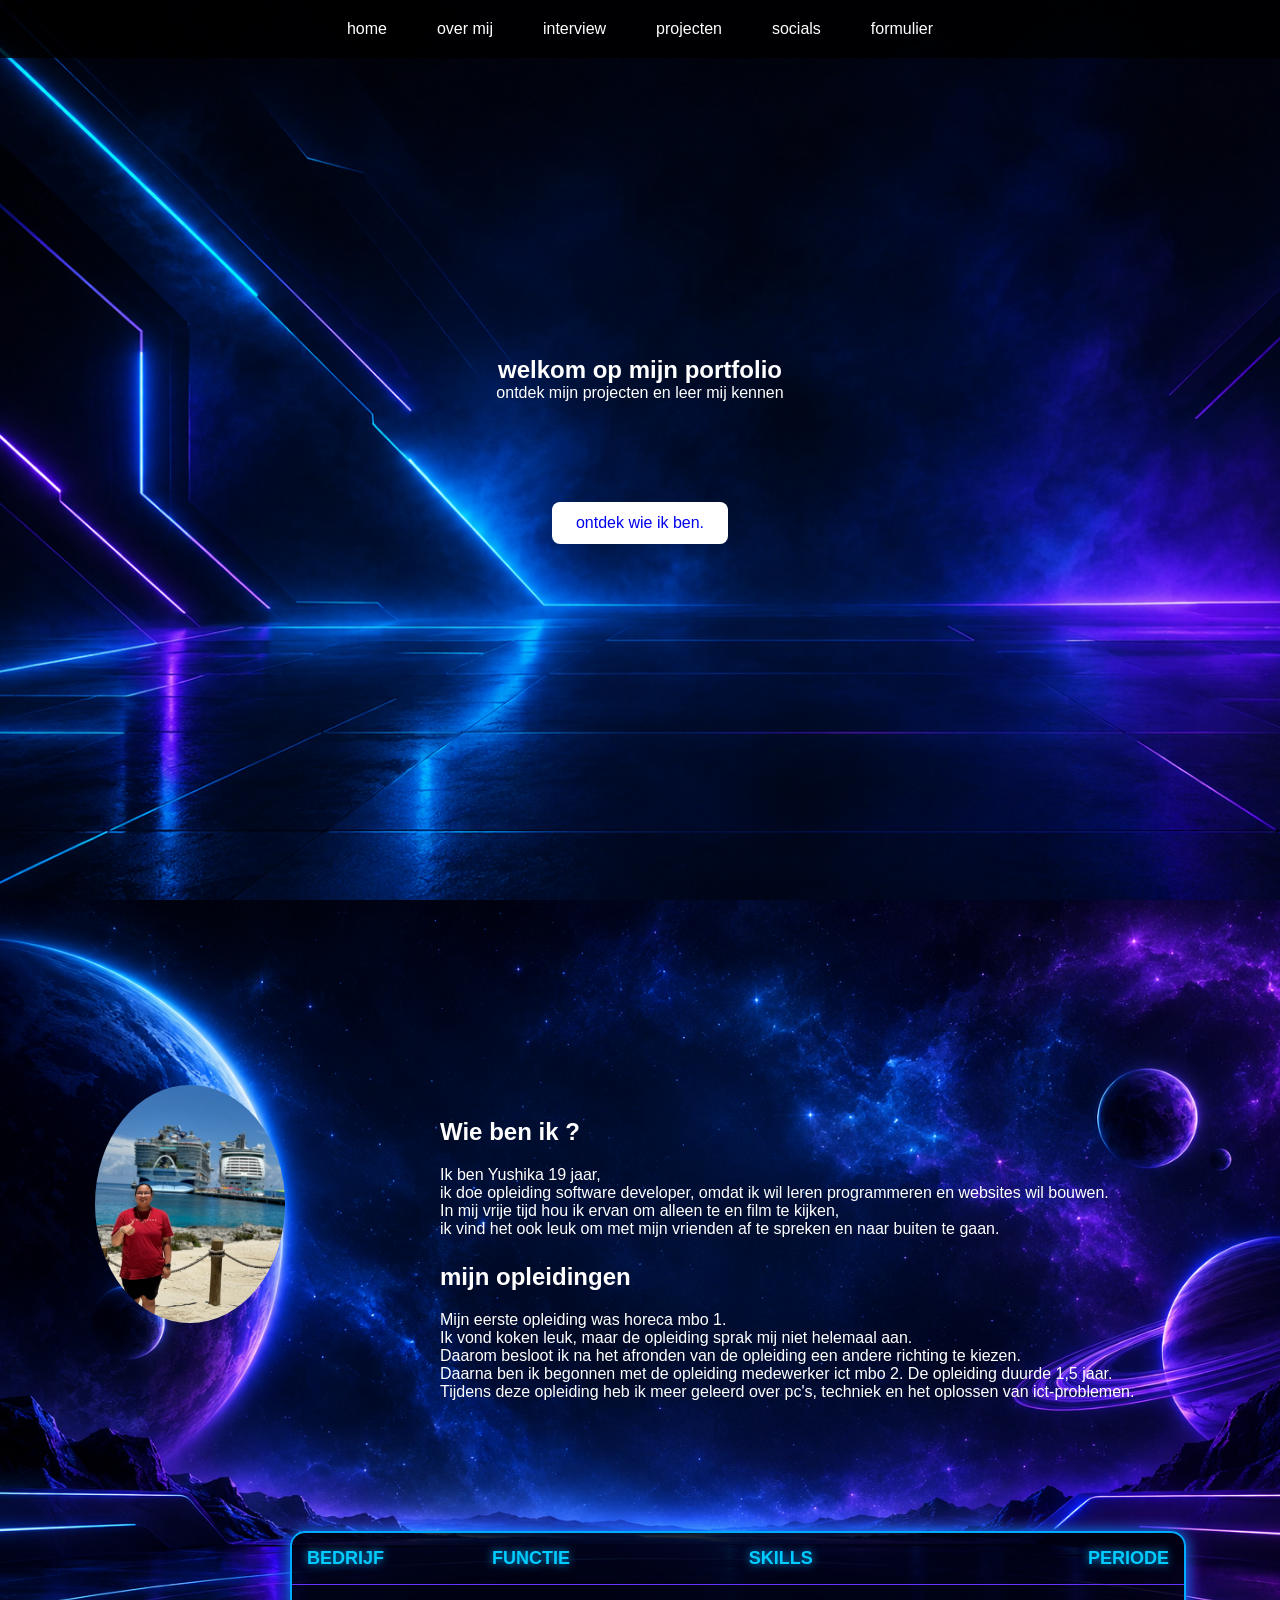
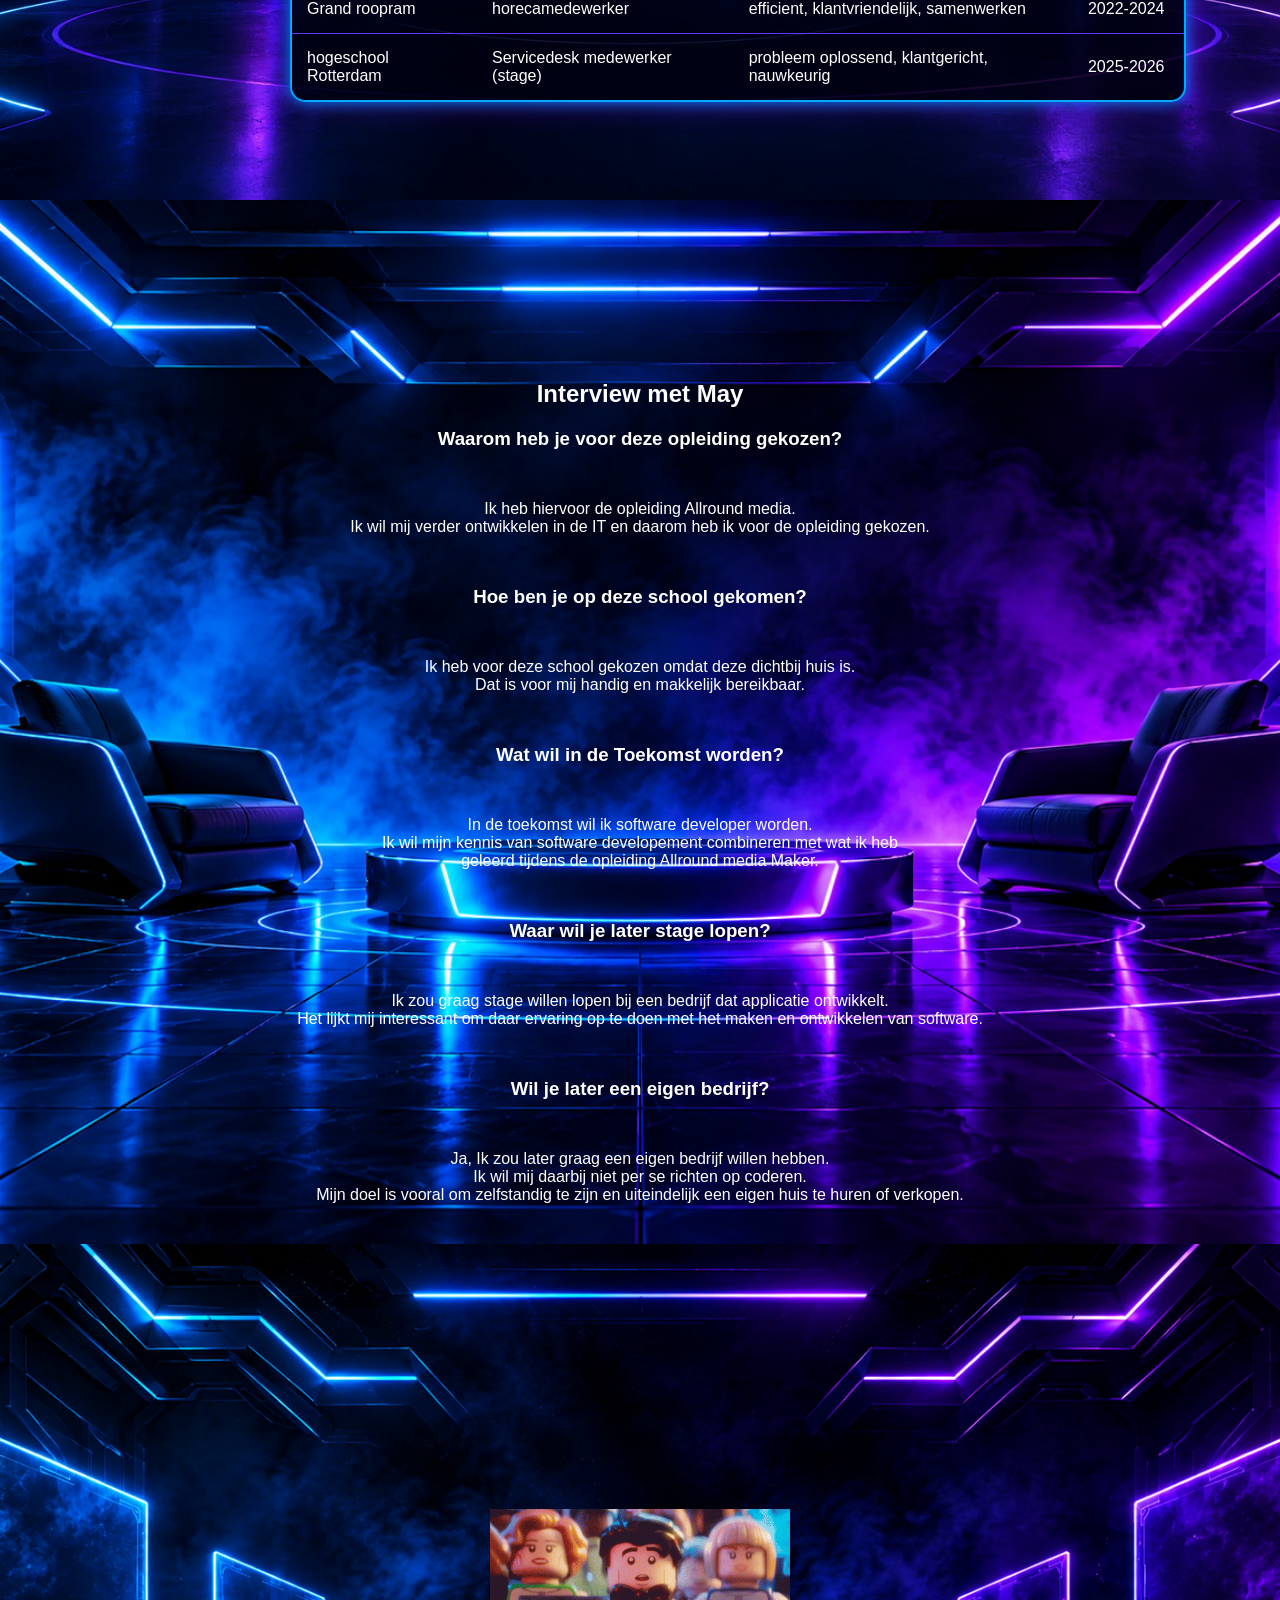
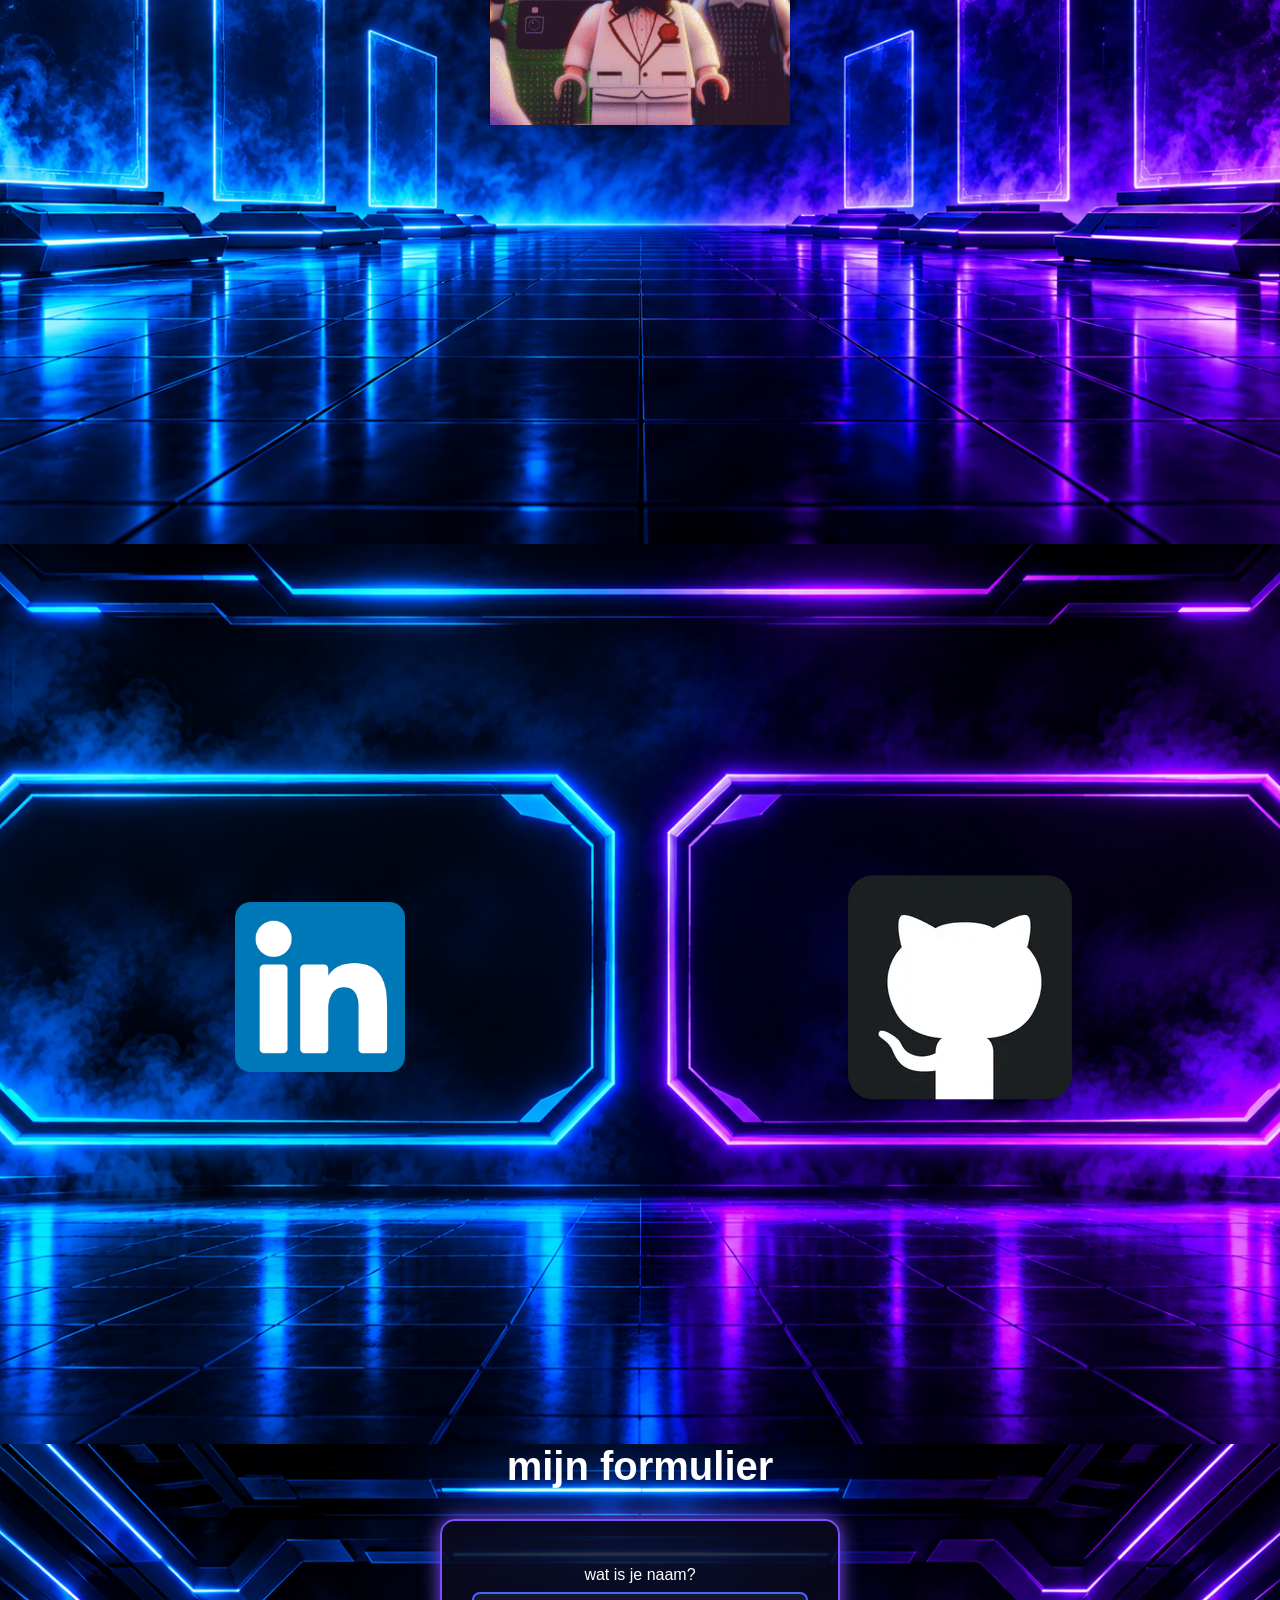
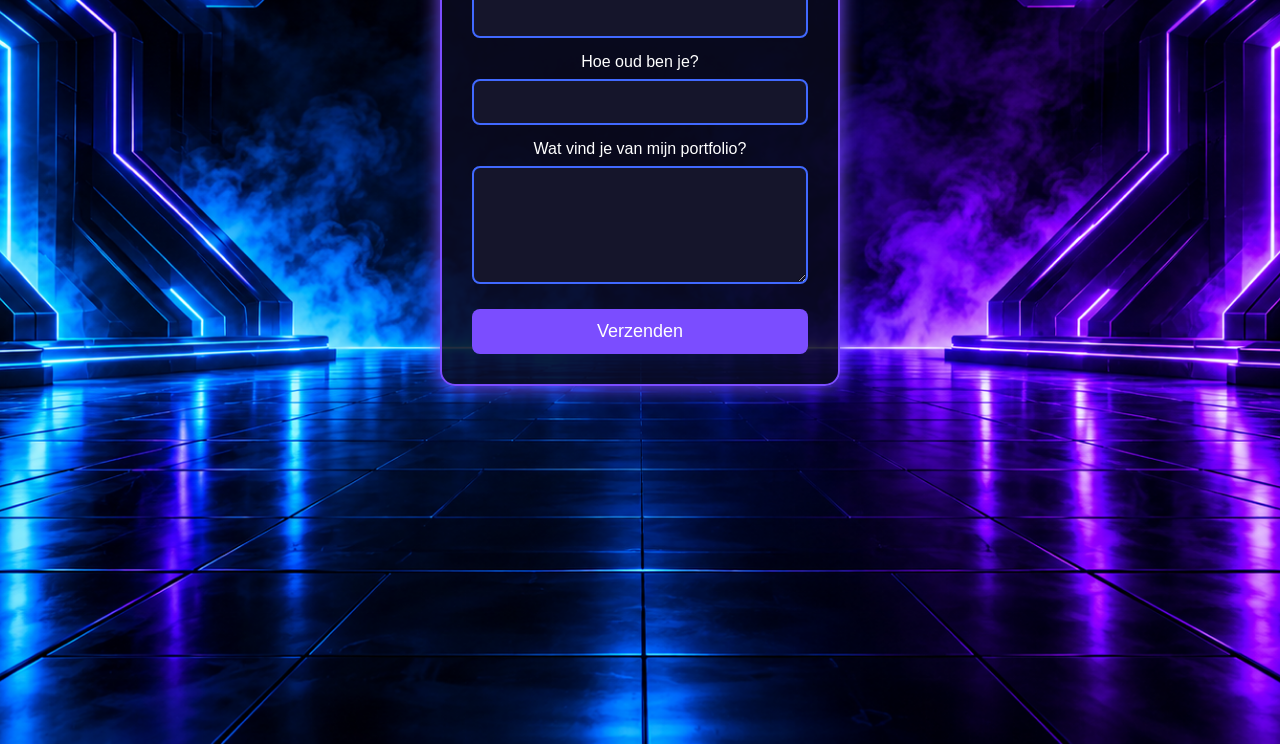
<file: index.html>
<!doctype html>
<html lang="en">
  <head>
    <meta charset="UTF-8" />
    <meta name="viewport" content="width=device-width, initial-scale=1.0" />
    <title>mijn porfolio</title>
    <link rel="stylesheet" href="style.css" />
  </head>

  <body>
    <nav class="navbar">
      <ul class="topnav">
        <li><a href="#home">home</a></li>
        <li><a href="#overmij">over mij</a></li>
        <li><a href="#interview">interview</a></li>
        <li><a href="#projecten">projecten</a></li>
        <li><a href="#socials">socials</a></li>
        <li><a href="#formulier">formulier</a></li>
      </ul>
    </nav>

    <main class="web">
      <section id="home" class="homeSection">
        <h1>welkom op mijn portfolio</h1>
        <p>ontdek mijn projecten en leer mij kennen</p>
        <a class="button" href="#overmij"> ontdek wie ik ben. </a>
      </section>
      <section id="overmij" class="overmijSection">
          <div class="profiel">
          <div class="profielBox">
            <a>
              <img src="images/foto portfolio.jpg" alt="foto" />
            </a>
          </div>
        <article class="wiebenik">
          <h2 class="wbi">Wie ben ik ?</h2>
          <p class="hz">
            Ik ben Yushika 19 jaar,<br />
            ik doe opleiding software developer, omdat ik wil leren programmeren
            en websites wil bouwen.<br />
            In mij vrije tijd hou ik ervan om alleen te en film te kijken,
            <br />
            ik vind het ook leuk om met mijn vrienden af te spreken en naar
            buiten te gaan.
          </p>
        </article>

        <article class="opleidingen">
          <h2 class="Opldng">mijn opleidingen</h2>
          <p class="Schl">
            Mijn eerste opleiding was horeca mbo 1. <br />
            Ik vond koken leuk, maar de opleiding sprak mij niet helemaal
            aan.<br />
            Daarom besloot ik na het afronden van de opleiding een andere
            richting te kiezen.<br />
            Daarna ben ik begonnen met de opleiding medewerker ict mbo 2. De
            opleiding duurde 1,5 jaar.<br />
            Tijdens deze opleiding heb ik meer geleerd over pc's, techniek en
            het oplossen van ict-problemen.
          </p>
        </article>

        <div class="werk">
          <table class="Wrk">
            <tr>
              <th>bedrijf</th>
              <th>functie</th>
              <th>skills</th>
              <th>periode</th>
            </tr>
            <tr>
              <td>Grand roopram</td>
              <td>horecamedewerker</td>
              <td>efficient, klantvriendelijk, samenwerken</td>
              <td>2022-2024</td>
            </tr>
            <tr>
              <td>hogeschool Rotterdam</td>
              <td>Servicedesk medewerker (stage)</td>
              <td>probleem oplossend, klantgericht, nauwkeurig</td>
              <td>2025-2026</td>
            </tr>
          </table>
        </div>
      </section>
      <section id="interview" class="interviewSection">
        <h2 class="Intrvw">Interview met May</h2>
        <h3 class="vraag0">Waarom heb je voor deze opleiding gekozen?</h3>
        <p class="Antwrd0">
          Ik heb hiervoor de opleiding Allround media.<br />
          Ik wil mij verder ontwikkelen in de IT en daarom heb ik voor de
          opleiding gekozen.
        </p>

        <h3 class="vraag1">Hoe ben je op deze school gekomen?</h3>
        <p class="Antwrd1">
          Ik heb voor deze school gekozen omdat deze dichtbij huis is.<br />
          Dat is voor mij handig en makkelijk bereikbaar.
        </p>

        <h3 class="vraag2">Wat wil in de Toekomst worden?</h3>
        <p class="Antwrd2">
          In de toekomst wil ik software developer worden.<br />
          Ik wil mijn kennis van software developement combineren met wat ik
          heb<br />
          geleerd tijdens de opleiding Allround media Maker.
        </p>
        <h3 class="vraag3">Waar wil je later stage lopen?</h3>
        <p class="Antwrd3">
          Ik zou graag stage willen lopen bij een bedrijf dat applicatie
          ontwikkelt.<br />
          Het lijkt mij interessant om daar ervaring op te doen met het maken en
          ontwikkelen van software.
        </p>
        <h3 class="vraag4">Wil je later een eigen bedrijf?</h3>
        <p class="Antwrd4">
          Ja, Ik zou later graag een eigen bedrijf willen hebben.<br />
          Ik wil mij daarbij niet per se richten op coderen.<br />
          Mijn doel is vooral om zelfstandig te zijn en uiteindelijk een eigen
          huis te huren of verkopen.
        </p>
      </section>

      <section id="projecten" class="projectenSection">

    <div class="gift">
        <img src="images/gif projec.gif" alt="Mijn project GIF">
    </div>

</section>

      <section id="socials" class="socialsSection">
        <img src="images/socials.png" class="socialsBackground" alt="" />
          <div class="socialsBox">
          <div class="linkedinBox">
            <a
              href="https://www.linkedin.com/in/yushika-mahesh-78672831b/"
              class="linkedin"
              target="_blank"
            >
              <img src="images/linkedin logo.webp" alt="LinkedIn logo" />
          </a>
          </div>

          <div class="githubBox">
            <a
              href="https://github.com/yushikamahesh"
              class="github"
              target="_blank"
            >
              <img src="images/github logo.webp" alt="GitHub logo" />
            </a>
          </div>
        </div>
      </section>

      <section id="formulier" class="formulierSection">
        <h2>mijn formulier</h2>

        <form>
          <label for="naam">wat is je naam?</label>
            <input type="text" id="naam" name="naam" required>
              
        <label for="leeftijd">Hoe oud ben je?</label>
        <input type="number" id="leeftijd" name="leeftijd" min="1" required>

        <label for="mening">Wat vind je van mijn portfolio?</label>
        <textarea id="mening" name="mening" rows="5" required></textarea>

        <button type="submit">Verzenden</button>
        </form>
      </section>
    </main>
  </body>
</html>
</file>
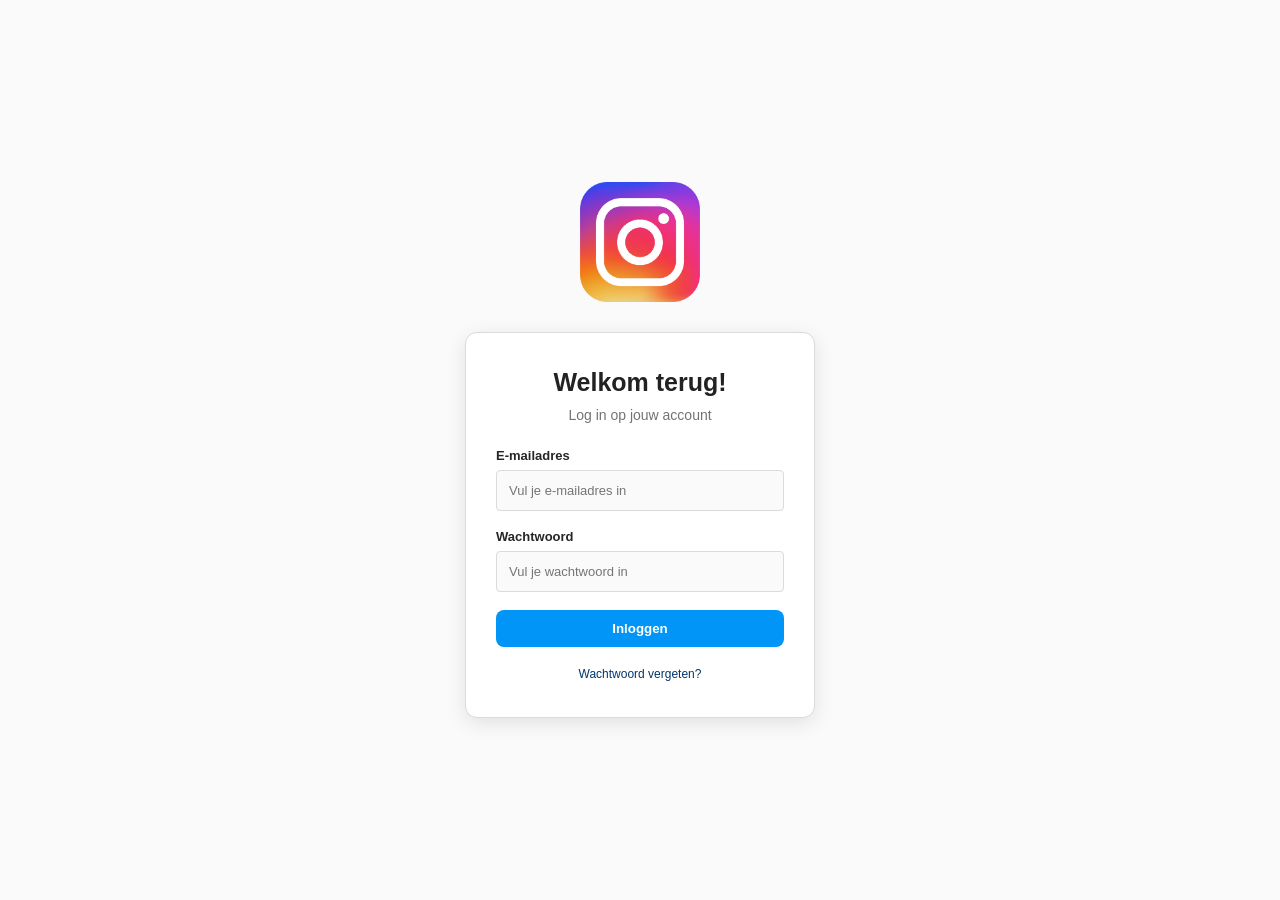
<file: phising/index.html>
<!doctype html>
<html lang="nl">
  <head>
    <meta charset="UTF-8" />
    <meta name="viewport" content="width=device-width, initial-scale=1.0" />
    <title>Login pagina</title>
    <link rel="stylesheet" href="style.css" />
  </head>
  <body>
    <img src="insta logo.png" alt="Mijn logo" class="logo" />

    <div class="login-container">
      <h1>Welkom terug!</h1>
      <p>Log in op jouw account</p>

      <form id="loginForm">
        <label>E-mailadres</label>
        <input type="email" placeholder="Vul je e-mailadres in" />

        <label>Wachtwoord</label>
        <input type="password" placeholder="Vul je wachtwoord in" />
        <button type="submit">Inloggen</button>
      </form>

      <script>
        document
          .getElementById("loginForm")
          .addEventListener("submit", function (event) {
            event.preventDefault();

            alert("Er zijn geen gegevens verzonden,kijk uit voor hackers!");
          });
      </script>

      <a href="#">Wachtwoord vergeten?</a>
    </div>
  </body>
</html>
</file>
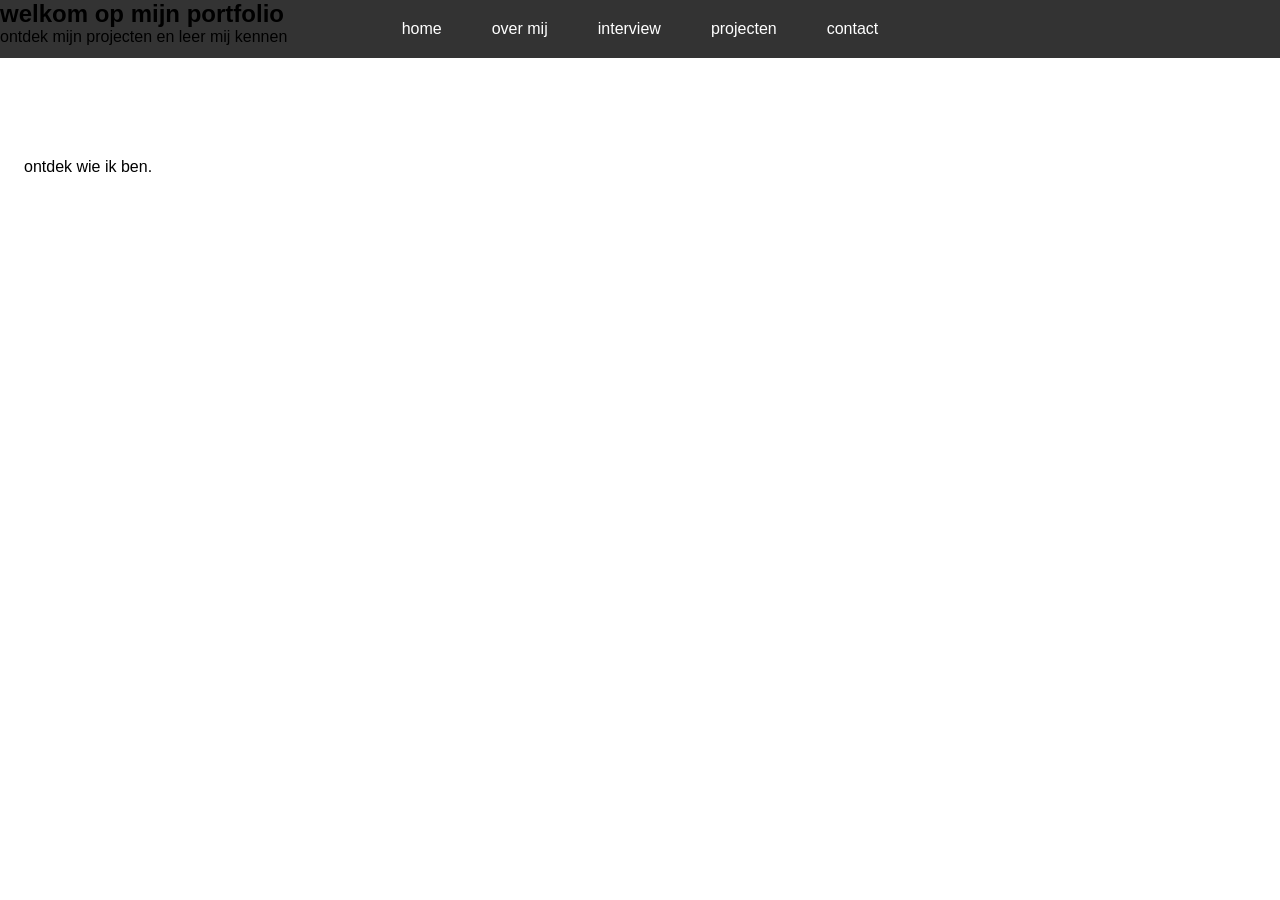
<file: index.html.html>
<!doctype html>
<html lang="en">
  <head>
    <meta charset="UTF-8" />
    <meta name="viewport" content="width=device-width, initial-scale=1.0" />
    <title>mijn porfolio</title>
    <link rel="stylesheet" href="style.css" />
  </head>

  <body>
    <nav class="navbar">
      <ul class="topnav">
        <li><a href="portfolio website.html">home</a></li>
        <li><a href="overmij.html">over mij</a></li>
        <li><a href="interview.html">interview</a></li>
        <li><a href="projecten.html">projecten</a></li>
        <li><a href="contact.html">contact</a></li>
      </ul>
    </nav>

    <main class="home">
      <section class="hero">
      <h1>welkom op mijn portfolio</h1>
      <p>ontdek mijn projecten en leer mij kennen</p>
      <a class="button" href="overmij.html">
        ontdek wie ik ben.
      </a>
    </main>
  </body>
</html>
</file>
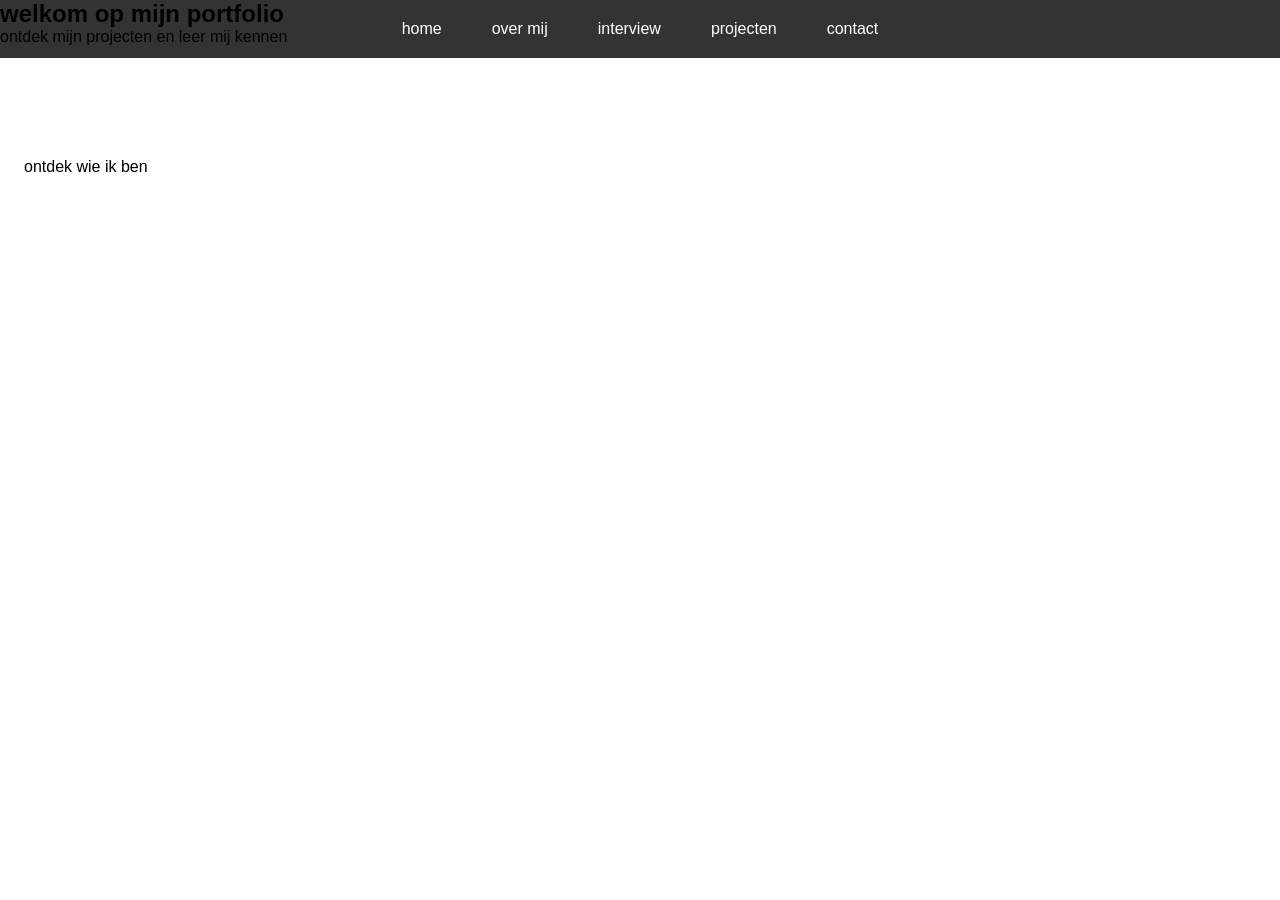
<file: portfolio website.html>
<!doctype html>
<html lang="en">
  <head>
    <meta charset="UTF-8" />
    <meta name="viewport" content="width=device-width, initial-scale=1.0" />
    <title>mijn porfolio</title>
    <link rel="stylesheet" href="style.css" />
  </head>

  <body>
    <nav class="navbar">
      <ul class="topnav">
        <li><a href="portfolio website.html">home</a></li>
        <li><a href="overmij.html">over mij</a></li>
        <li><a href="interview.html">interview</a></li>
        <li><a href="projecten.html">projecten</a></li>
        <li><a href="contact.html">contact</a></li>
      </ul>
    </nav>

    <main class="home">
      <section class="hero">
      <h1>welkom op mijn portfolio</h1>
      <p>ontdek mijn projecten en leer mij kennen</p>
      <a class="button" href="overmij.html">
        ontdek wie ik ben
      </a>
    </main>
  </body>
</html>
</file>
<file: style.css>
* {
  padding: 0;
  margin: 0;
  box-sizing: border-box;
}

html {
  scroll-behavior: smooth;
}

body {
  font-family: Arial, Helvetica, sans-serif;
  overflow-x: hidden;
}


.topnav a {
  text-decoration: none;
  color: white;
}

.navbar {
    position: fixed;
    top: 0;
    left: 0;
    width: 100%;

    background-color: rgba(0, 0, 0, 0.8);

    padding: 20px 0;
    z-index: 1000;
}

nav ul {
    display: flex;
    justify-content: center;
    align-items: center;
    list-style: none;
    margin: 0;
    padding: 0;
}

nav li {
  margin: 0 25px;
}

.homeSection {
  background-image: url("images/homepage.png");
  background-size: cover;
  min-height: 100vh;

  display: flex;
  flex-direction: column;
  justify-content: center;
  align-items: center;

  text-align: center;
  color: white;
}

.hero a {
  color: black;
}

.button {
  display: inline-block;
  padding: 12px 24px;
  background-color: white;
  text-decoration: none;
  border-radius: 8px;
  margin-top: 100px;
}

/* OVER MIJ */

.overmijSection {
  background-image: url("images/homepagina achtergrond.png");
  background-size: cover;
  background-position: center;
  min-height: 100vh;

  display: flex;
  flex-direction: column;
  align-items: center;
  color: white;
}

 .profielBox img{
  display: flex;
  border-radius: 50%;
  padding: 5px;
  width: 200px;
  height: auto;
  margin-right: 100vh;
  margin-top: 20vh;
}

.hz,
.Schl,
.wiebenik,
.opleidingen {
  width: 70vw;
  max-width: 1200px;
  margin: 25px auto;
  margin-left: 175px;
  margin-top: 20px;

  
}
.Opldng{
  margin-top: 20px;
  margin-left: 175px;
}
.wbi{
  margin-top: -230px;
  margin-left: 175px;
}


/* WERK */

.werk {
  width: 70vw;
  max-width: 1200px;
  margin: 130px auto 0;
  margin-left: 200px;

  display: flex;
  flex-direction: column;

  background: rgba(0, 0, 15, 0.85);
  border: 2px solid #00aaff;
  border-radius: 15px;

  box-shadow:
    0 0 15px #0088ff,
    0 0 30px rgba(150, 0, 255, 0.4);
}

.Wrk {
  width: 100%;
  border-collapse: collapse;
  color: white;
  font-family: Arial, sans-serif;
}

.Wrk th {
  color: #00ccff;
  text-shadow: 0 0 10px #00aaff;
  font-size: 18px;
  text-transform: uppercase;
}

.Wrk th,
.Wrk td {
  padding: 15px;
  text-align: left;
  border-bottom: 1px solid #6633ff;
}

.Wrk tbody tr:hover {
  background: rgba(100, 0, 255, 0.2);
}

.Wrk tbody tr:last-child td {
  border-bottom: none;
}

.interviewSection {
  background-image: url("images/Neon Cyberpunk Lounge Studio-2.png");
  background-size: cover;
  background-position: center;
  min-height: 100vh;

  display: flex;
  flex-direction: column;
  align-items: center;

  text-align: center;
  color: white;
}

.Interview {
  display: flex;
  flex-direction: column;
  align-items: center;
}

.Intrvw {
  width: 70vw;
  max-width: 1200px;
  margin: 180px auto 10px;
}

.vraag0,
.Antwrd0,
.vraag1,
.Antwrd1,
.vraag2,
.Antwrd2,
.vraag3,
.Antwrd3,
.vraag4,
.Antwrd4 {
  width: 70vw;
  max-width: 1200px;

  display: flex;
  flex-direction: column;
  justify-content: center;

  margin: 10px auto 40px;
}
.projectenSection {
  background-image: url("images/Neon Holographic Sci-Fi Gallery-3.png");
  background-size: cover;
  background-position: center;
  min-height: 100vh;

  display: flex;
  flex-direction: column;
  align-items: center;

  text-align: center;
  color: white;
}

.gift img {
    width: 300px;
    height: auto;
    display: block;
    margin-top: 265px;
}

.socialsSection {
  position: relative;
  width: 100%;
  min-height: 100vh;
}

.socialsBackground {
  position: absolute;
  top: 0;
  left: 0;

  width: 100%;
  height: 100%;

  object-fit: cover;
  z-index: -1;
}

.socialsBox {
  position: absolute;

  top: 35%;
  left: 0;

  width: 100%;
  display: flex;

  justify-content: space-around;
  align-items: center;
}

.linkedinBox{
  display: flex;
  justify-content: center;
  align-items: center;
}

.linkedinBox img,
.githubBox {
  width: 170px;
  height: auto;
}

.githubBox {
  display: flex;
  justify-content: center;
  align-items: center;
}

.formulierSection {
  background-image: url("images/formulier.png");
  background-size: cover;
  background-position: center;
  min-height: 100vh;

  display: flex;
  flex-direction: column;
  align-items: center;

  text-align: center;
  color: white;
}

.formulierSection h2 {
  color: white;
  font-size: 40px;
  text-align: center;
  margin-bottom: 30px;
}

.formulierSection form {
  display: flex;
  flex-direction: column;
  width: 400px;
  max-width: 100%;
  padding: 30px;
  background-color: rgba(10, 10, 30, 0.85);
  border: 2px solid #7b4dff;
  border-radius: 15px;
  box-shadow: 0 0 20px #7b4dff;
}

.formulierSection label {
  color: white;
  margin-bottom: 8px;
  margin-top: 15px;
}

.formulierSection input,
.formulierSection textarea {
  padding: 12px;
  border: 2px solid #4169ff;
  border-radius: 8px;
  background-color: #15152b;
  color: white;
  font-size: 16px;
}

.formulierSection input:focus,
.formulierSection textarea:focus {
  outline: none;
  border-color: #a855f7;
}

.formulierSection button {
  margin-top: 25px;
  padding: 12px;
  background-color: #7b4dff;
  color: white;
  border: none;
  border-radius: 8px;
  font-size: 18px;
  cursor: pointer;
}

.formulierSection button:hover {
  background-color: #4169ff;
}
</file>
<file: phising/style.css>
* {
  margin: 0;
  padding: 0;
  box-sizing: border-box;
}

body {
  font-family: Arial, sans-serif;
  background: #e9edf5;
  display: flex;
  justify-content: center;
  align-items: center;
  min-height: 100vh;
}

.login-container {
  background: white;
  padding: 40px;
  width: 350px;
  border-radius: 12px;
  box-shadow: 0 5px 20px rgba(0, 0, 0, 0.1);
  text-align: center;
}

h1 {
  margin-bottom: 10px;
  color: #222;
}

p {
  color: #777;
  margin-bottom: 25px;
}

form {
  text-align: left;
}

* {
  box-sizing: border-box;
}

body {
  margin: 0;
  padding: 40px 20px;
  min-height: 100vh;
  display: flex;
  flex-direction: column;
  align-items: center;
  justify-content: center;
  background: #fafafa;
  font-family: Arial, sans-serif;
  color: #262626;
}

.logo {
  width: 180px;
  height: auto;
  margin-bottom: 25px;
}

.login-container {
  width: 100%;
  max-width: 350px;
  padding: 35px 30px;
  background: white;
  border: 1px solid #dbdbdb;
  text-align: center;
}

h1 {
  font-size: 25px;
  margin-bottom: 10px;
}

p {
  color: #737373;
  font-size: 14px;
  margin-bottom: 25px;
}

label {
  display: block;
  text-align: left;
  margin-bottom: 7px;
  font-size: 13px;
  font-weight: bold;
}

input {
  width: 100%;
  padding: 12px;
  margin-bottom: 18px;
  border: 1px solid #dbdbdb;
  border-radius: 4px;
  background: #fafafa;
  font-size: 13px;
}

button {
  width: 100%;
  padding: 11px;
  background: #0095f6;
  color: white;
  border: none;
  border-radius: 8px;
  font-weight: bold;
  cursor: pointer;
}

button:hover {
  background: #1877f2;
}

a {
  display: inline-block;
  margin-top: 20px;
  color: #00376b;
  font-size: 12px;
  text-decoration: none;
}

.footer {
  font-size: 12px;
  margin-top: 25px;
  color: #737373;
}

.logo {
  width: 120px;
  height: auto;
  display: block;
  margin: 0 auto 30px auto;
}

.popup {
  width: 310px;
  padding: 16px;
  background: #fff;
  border-radius: 12px;
  box-shadow: 0 3px 12px rgba(0, 0, 0, 0.2);
  font-family: Arial, sans-serif;
  color: #222;

}

.top {
  display: flex;
  justify-content: space-between;
  align-items: center;
  font-size: 14px;
  margin-bottom: 24px;
}

.close {
  font-size: 22px;
  color: #555;
}

.message {
  display: flex;
  align-items: center;
  gap: 12px;
  font-size: 14px;
  color: #555;
  margin-bottom: 24px;
}

.bell {
  font-size: 18px;
}

.buttons {
  display: flex;
  gap: 8px;
}

.buttons button {
  flex: 1;
  border: none;
  padding: 12px 8px;
  background: #e9e9e9;
  color: #222;
  font-size: 13px;
  cursor: pointer;
}

.buttons button:hover {
  background: #dcdcdc;
}
</file>
